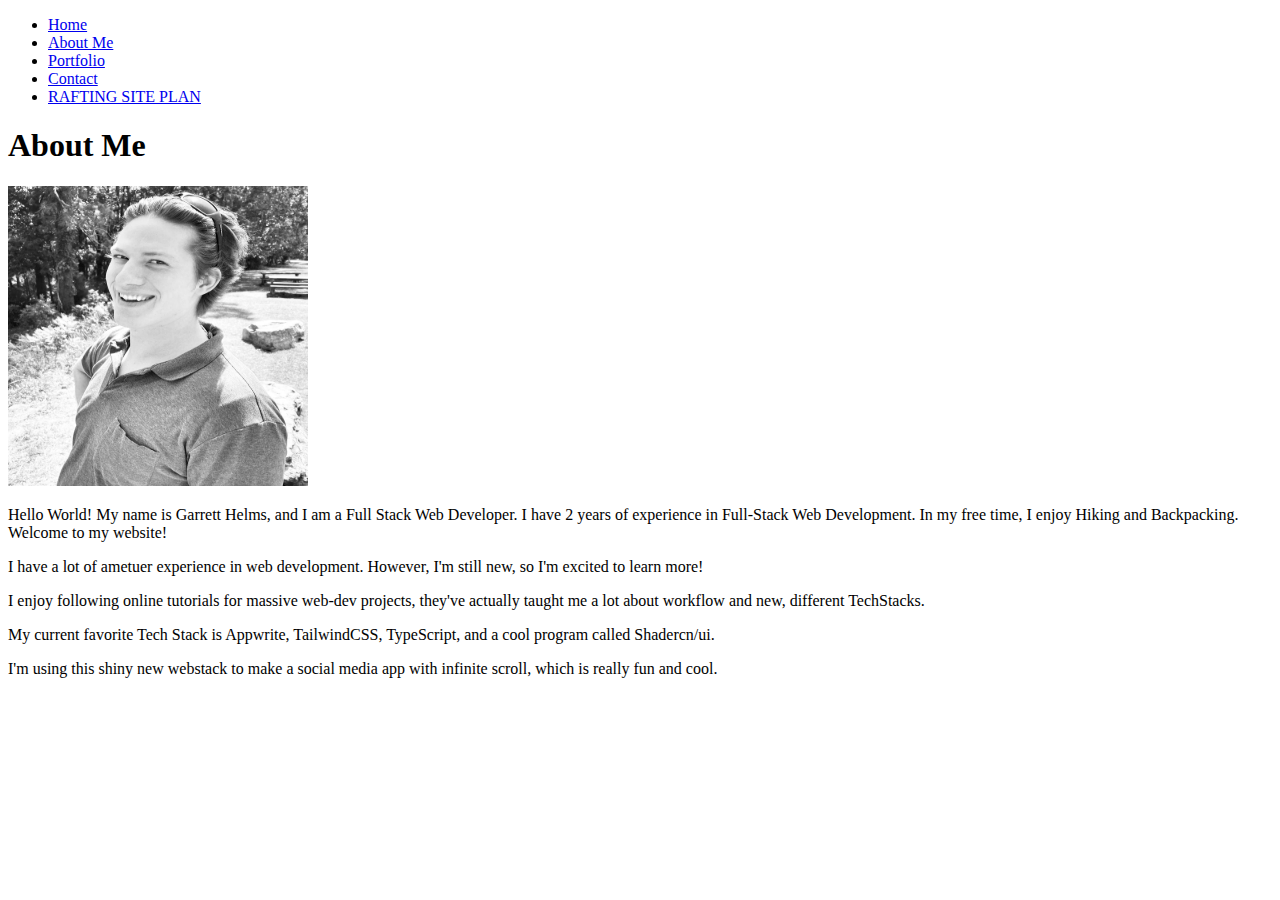
<file: index.html>
<!DOCTYPE html>
<html lang="en">
<head>
    <meta charset="UTF-8">
    <meta name="viewport" content="width=device-width, initial-scale=1.0">
    <title>Your Website Title</title>
</head>
<body>

    <!-- Navigation Section -->
    <nav>
        <ul>
            <li><a href="#home">Home</a></li>
            <li><a href="#about">About Me</a></li>
            <li><a href="#portfolio">Portfolio</a></li>
            <li><a href="#contact">Contact</a></li>
            <li><a href="./wwr/site-plan-rafting.html">RAFTING SITE PLAN</a></li>
        </ul>
    </nav>

    <!-- Main Section -->
    <main>
        <section id="about">
            <h1>About Me</h1>
            <img src="images/propic.jpg" alt="black and white picture of Garrett Helms" width="300" height="300">
            <p>Hello World! My name is Garrett Helms, and I am a Full Stack Web Developer. I have 2 years of experience in Full-Stack Web Development. In my free time, I enjoy Hiking and Backpacking. Welcome to my website!</p>
            <p>I have a lot of ametuer experience in web development. However, I'm still new, so I'm excited to learn more!</p>
            <p>I enjoy following online tutorials for massive web-dev projects, they've actually taught me a lot about workflow and new, different TechStacks.</p>
            <p>My current favorite Tech Stack is Appwrite, TailwindCSS, TypeScript, and a cool program called Shadercn/ui.</p>
            <p>I'm using this shiny new webstack to make a social media app with infinite scroll, which is really fun and cool.</p>
        </section>
    </main>

</body>
</html>
</file>
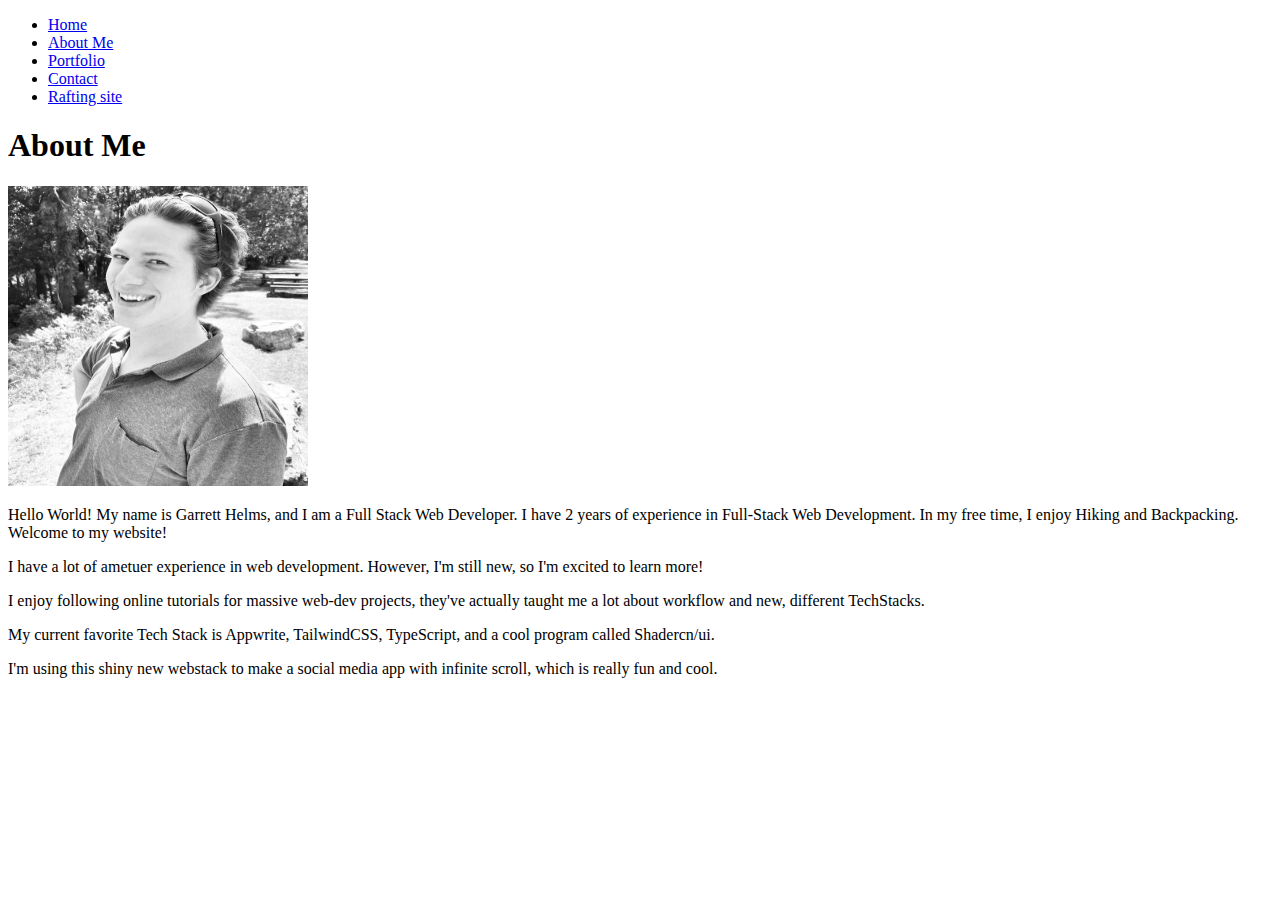
<file: aboutme/index.html>
<!DOCTYPE html>
<html lang="en">
<head>
    <meta charset="UTF-8">
    <meta name="viewport" content="width=device-width, initial-scale=1.0">
    <title>Your Website Title</title>
</head>
<body>

    <!-- Navigation Section -->
    <nav>
        <ul>
            <li><a href="#home">Home</a></li>
            <li><a href="#about">About Me</a></li>
            <li><a href="#portfolio">Portfolio</a></li>
            <li><a href="#contact">Contact</a></li>
            <li><a href="/wwr/site-plan-rafting.html">Rafting site</a></li>
        </ul>
    </nav>

    <!-- Main Section -->
    <main>
        <section id="about">
            <h1>About Me</h1>
            <img src="images/propic.jpg" alt="black and white picture of Garrett Helms" width="300" height="300">
            <p>Hello World! My name is Garrett Helms, and I am a Full Stack Web Developer. I have 2 years of experience in Full-Stack Web Development. In my free time, I enjoy Hiking and Backpacking. Welcome to my website!</p>
            <p>I have a lot of ametuer experience in web development. However, I'm still new, so I'm excited to learn more!</p>
            <p>I enjoy following online tutorials for massive web-dev projects, they've actually taught me a lot about workflow and new, different TechStacks.</p>
            <p>My current favorite Tech Stack is Appwrite, TailwindCSS, TypeScript, and a cool program called Shadercn/ui.</p>
            <p>I'm using this shiny new webstack to make a social media app with infinite scroll, which is really fun and cool.</p>
        </section>
    </main>

</body>
</html>
</file>
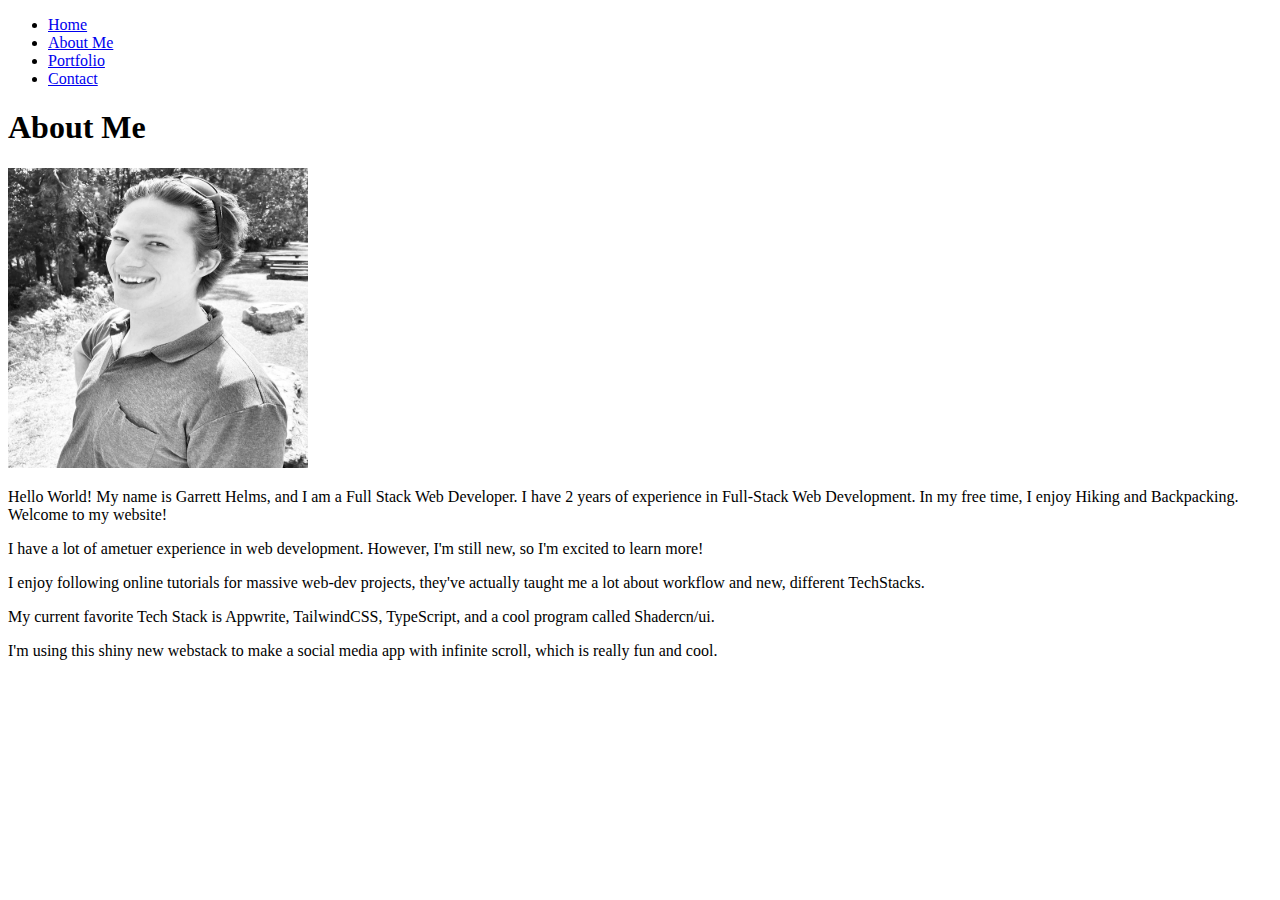
<file: wdd130/aboutme/index.html>
<!DOCTYPE html>
<html lang="en">
<head>
    <meta charset="UTF-8">
    <meta name="viewport" content="width=device-width, initial-scale=1.0">
    <title>Your Website Title</title>
</head>
<body>

    <!-- Navigation Section -->
    <nav>
        <ul>
            <li><a href="#home">Home</a></li>
            <li><a href="#about">About Me</a></li>
            <li><a href="#portfolio">Portfolio</a></li>
            <li><a href="#contact">Contact</a></li>
        </ul>
    </nav>

    <!-- Main Section -->
    <main>
        <section id="about">
            <h1>About Me</h1>
            <img src="images/propic.jpg" alt="black and white picture of Garrett Helms" width="300" height="300">
            <p>Hello World! My name is Garrett Helms, and I am a Full Stack Web Developer. I have 2 years of experience in Full-Stack Web Development. In my free time, I enjoy Hiking and Backpacking. Welcome to my website!</p>
            <p>I have a lot of ametuer experience in web development. However, I'm still new, so I'm excited to learn more!</p>
            <p>I enjoy following online tutorials for massive web-dev projects, they've actually taught me a lot about workflow and new, different TechStacks.</p>
            <p>My current favorite Tech Stack is Appwrite, TailwindCSS, TypeScript, and a cool program called Shadercn/ui.</p>
            <p>I'm using this shiny new webstack to make a social media app with infinite scroll, which is really fun and cool.</p>
        </section>
    </main>

</body>
</html>
</file>
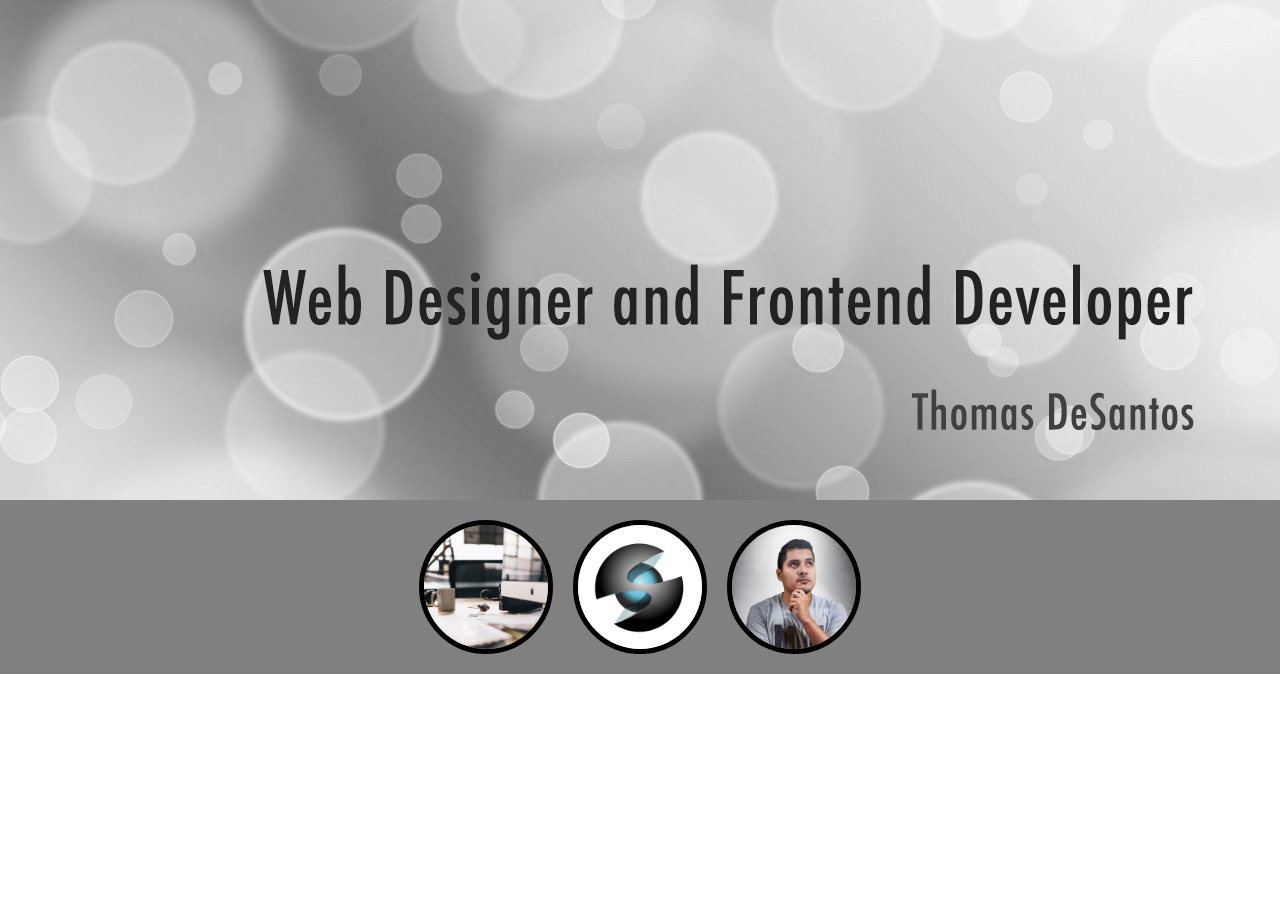
<file: ice2.html>
<!DOCTYPE html>
<html lang="en">
<head>
    <meta charset="UTF-8">
    <meta name="viewport" content="width=device-width,
     initial-scale=1.0">
    <link rel="stylesheet" href="ice2.css">
    <title>Document</title>
</head>
<body>
    <img class="banner" src="images/w05_circles.jpg" alt="title of 
    page and author name">
   <footer> <img src="images/w05_ice_image_desk.jpg" alt="work desk">
    <img src="images/w05_ice_image_graphic.png" alt="company logo">
    <img src="images/w05_ice_image_person.jpg" alt="person thinking">
</footer>
  
</body>
</html>

<!--Test-->
</file>
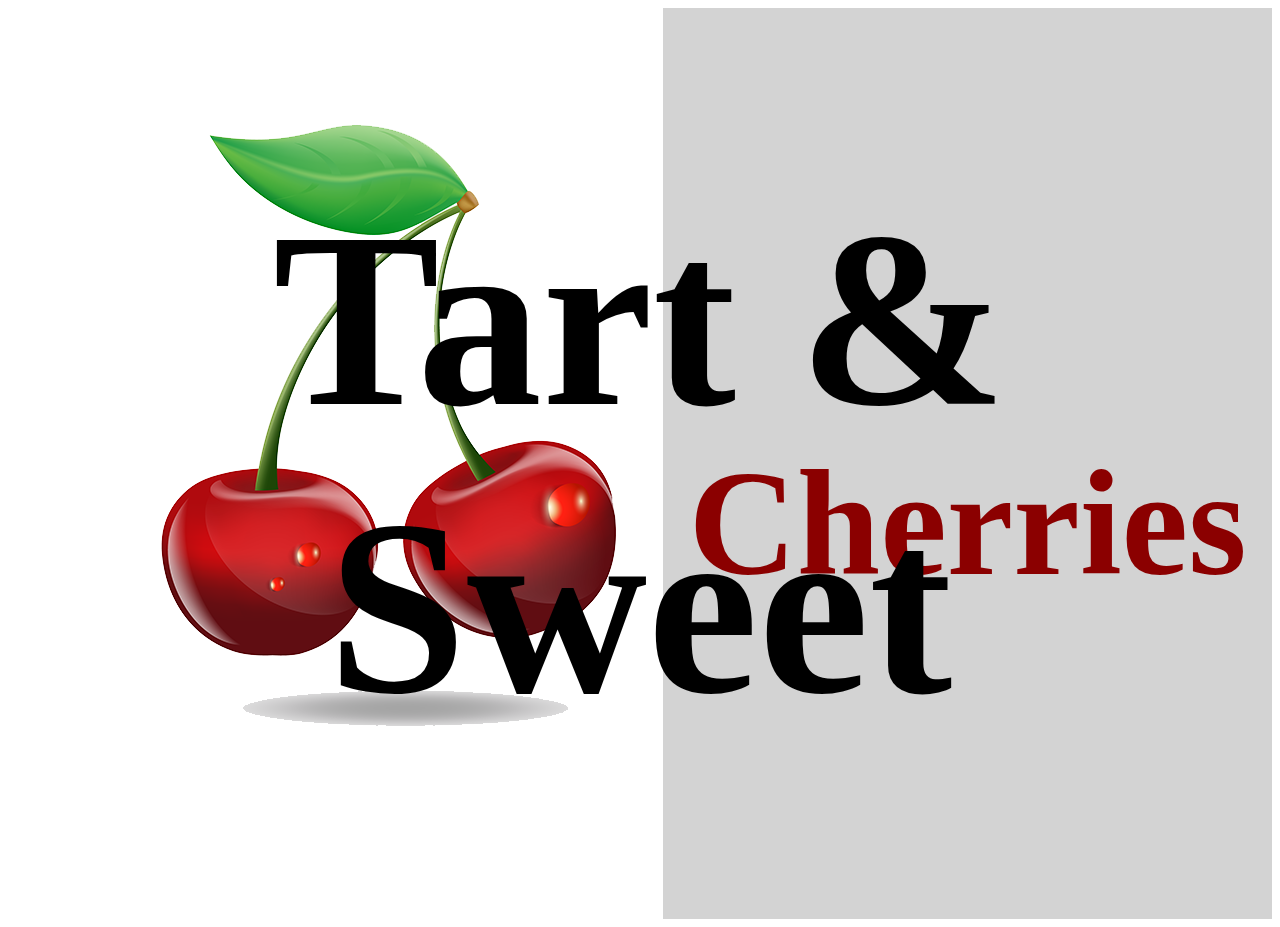
<file: ice3.html>
<!DOCTYPE html>
<html lang="en">
<head>
    <meta charset="UTF-8">
    <meta name="viewport" content="width=device-width, initial-scale=1.0">
    <title>Cherry</title>
    <link rel="stylesheet" href="ice3.css">
</head>
<body>
    <div class="grid-container">
        <h1 class="grid-item-1">Tart & Sweet</h1>
        <img class="grid-item-3" src="images/w06_cherries.png" alt="two cherries">
       <div class="grid-right">
         <h2 class="grid-item-2">Cherries</h2>
       </div>
    </div>
</body>
</html>
</file>
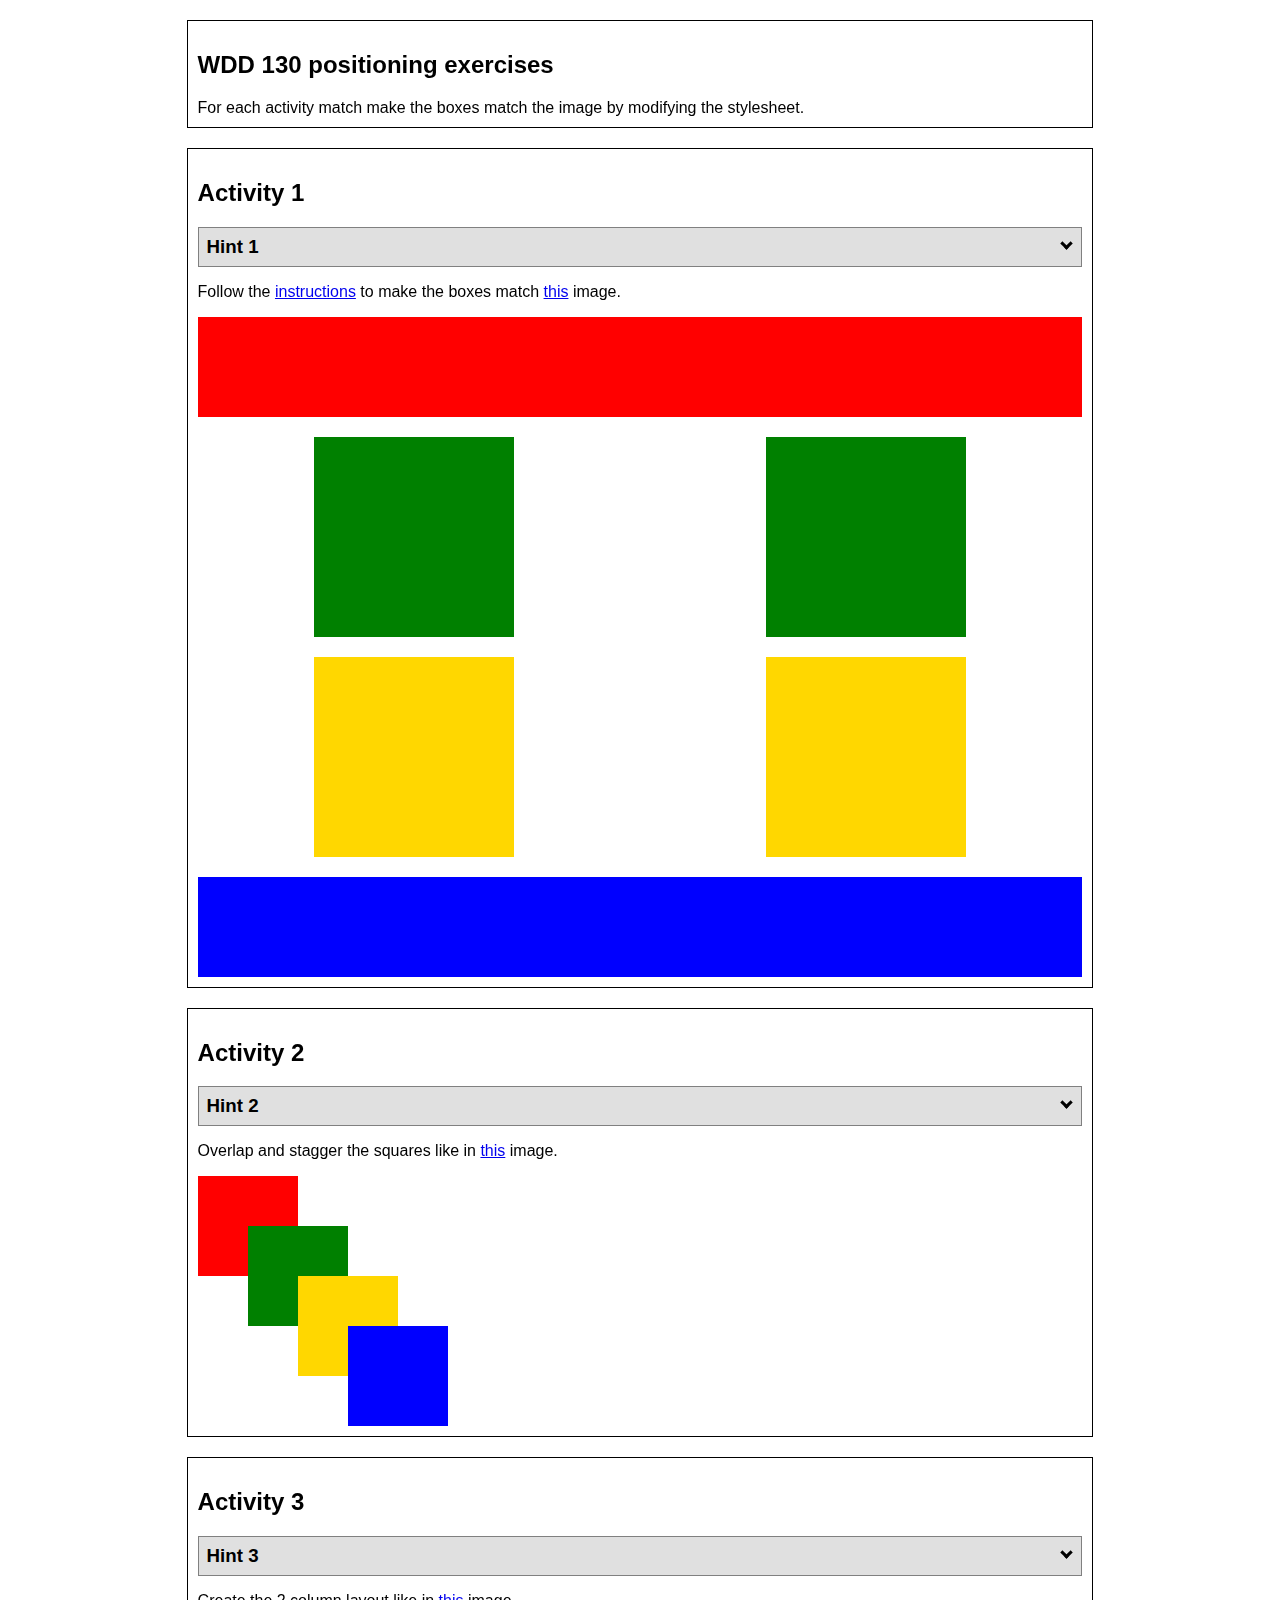
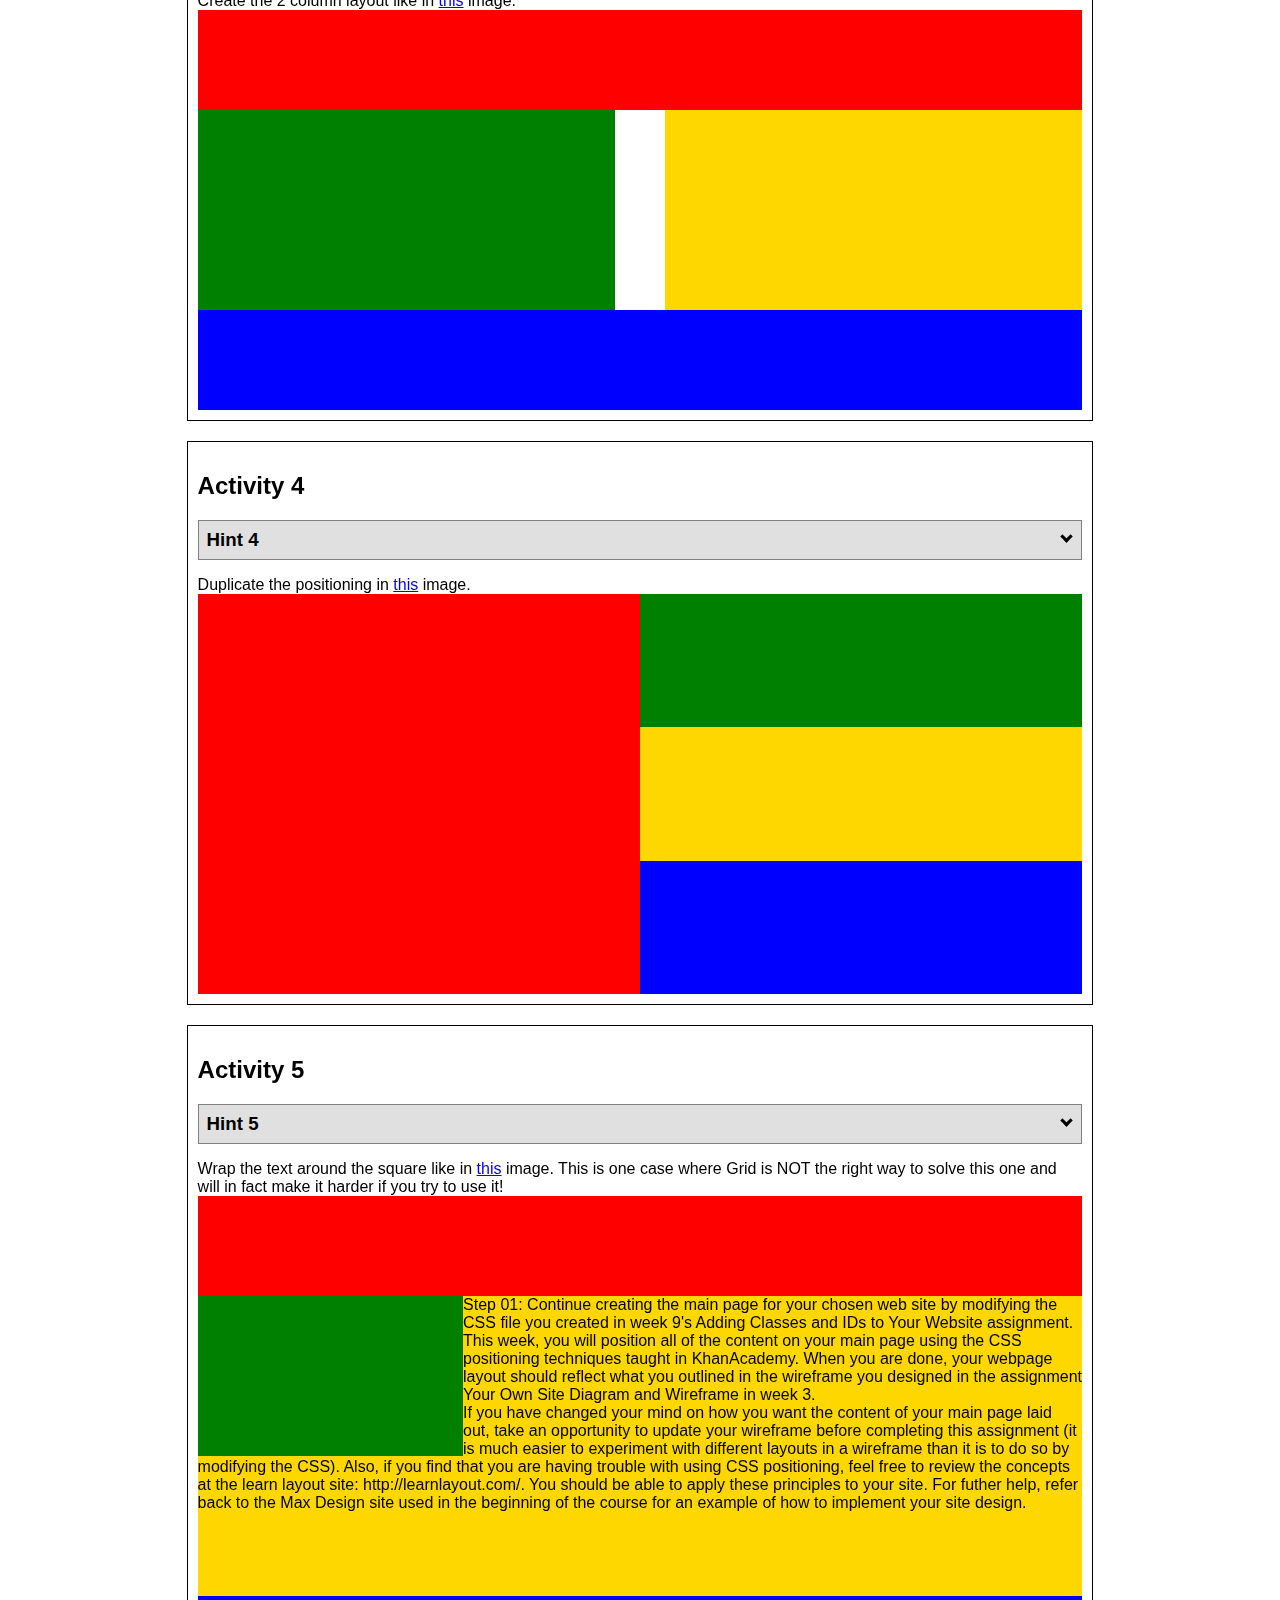
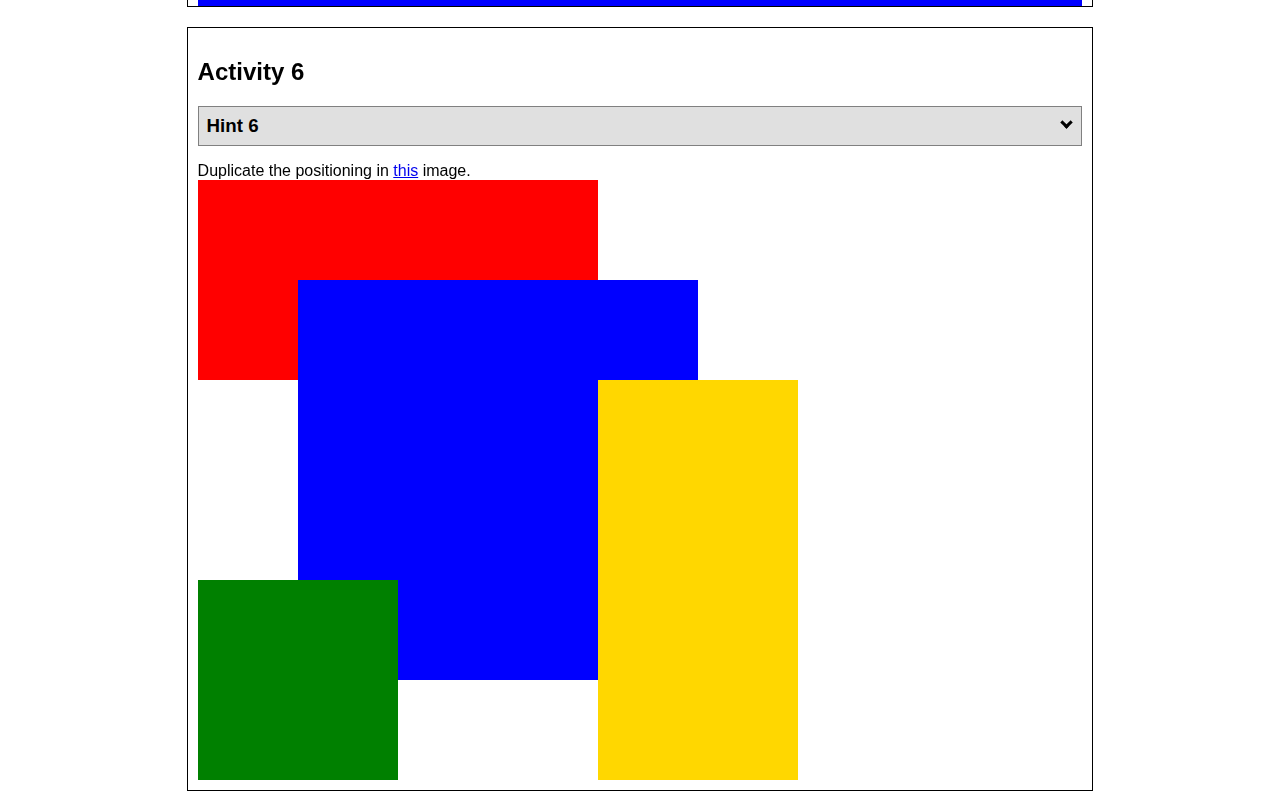
<file: positioning.html>
<!DOCTYPE html>
<html lang="en">
  <head>
    <!-- HTML - Name: positioning.html -->
    <title>Positioning Activity</title>
    <link rel="stylesheet" type="text/css" href="positionstyles.css" />
  </head>
  <body>
    <div class="activity">
      <h2>WDD 130 positioning exercises</h2>
      For each activity match make the boxes match the image by modifying the stylesheet.</div>
    <div class="activity">
      <h2>Activity 1</h2>
      <section class="hint"><input type="checkbox" ><i></i> <h3>Hint 1</h3><div><p>Check out the <a href="https://byui-wdd.github.io/wdd130/activities/w06-css-positioning.html" target="_blank">activity instructions</a> in Ilearn!</p></div></section>
      <p>Follow the <a href="https://byui-wdd.github.io/wdd130/activities/w06-css-positioning.html" target="_blank">instructions</a> to make the boxes match  <a href="https://byui-wdd.github.io/wdd130/images/example1.png" target="_blank">this</a> image.</p>
      <div class="content1" >
        <div class="red1" ></div>
        <div class="green1" ></div>
        <div class="green1" ></div>
        <div class="yellow1"></div>
        <div class="yellow1"></div>
        <div class="blue1"></div>
      </div>
    </div>
    <div class="activity">
      <h2>Activity 2</h2>
      <section class="hint"><input type="checkbox" > <h3>Hint 2</h3><i></i><div>
      <ul>
      <li>grid-template-columns: 50px 50px 50px 50px 50px </li></ul></div></section>
      <p>Overlap and stagger the squares like in <a href="https://byui-wdd.github.io/wdd130/images/example2.png" target="_blank">this</a> image.</p>
      <div class="content2" >
        <div class="red2" ></div>
        <div class="green2" ></div>
        <div class="yellow2"></div>
        <div class="blue2"></div>
      </div>
    </div>
    <div class="activity">
      <h2>Activity 3</h2>
      <section class="hint"><input type="checkbox" > <h3>Hint 3</h3><i></i><div><p>This one is going to be best solved with CSS Grid. Remember to make the boxes the right width first...then start moving them around. </p><h4>Properties used:</h4><ul><li>display:grid;</li><li>grid-template-columns:</li><li>grid-column-gap:</li>
        <li>grid-column:</li>  </ul></div></section>
      Create the 2 column layout like in <a href="https://byui-wdd.github.io/wdd130/images/example3.png" target="_blank">this</a>  image.
      <div class="content3" >
        <div class="red3" ></div>
        <div class="green3" ></div>
        <div class="yellow3"></div>
        <div class="blue3"></div>
      </div>
    </div>
    <div class="activity">
      <h2>Activity 4</h2>
      <section class="hint"><input type="checkbox" > <h3>Hint 4</h3><i></i><div><p>For the others we have been primarily concerned with width. For this one you will need to adjust height as well. </p><h4>Properties used:</h4><ul><li>display:grid;</li><li>grid-template-columns:</li><li>grid-row:</li></ul></div></section>
      Duplicate the positioning in <a href="https://byui-wdd.github.io/wdd130/images/example4.png" target="_blank">this</a> image. 
      <div class="content4" >
        <div class="red4" ></div>
        <div class="green4" ></div>
        <div class="yellow4"></div>
        <div class="blue4"></div>
      </div>
    </div>

    <div class="activity">
      <h2>Activity 5</h2>
      <section class="hint"><input type="checkbox" > <h3>Hint 5</h3><i></i><div><p>Grid is <strong>not</strong> the right way to do this.  In fact there is only one way to really do that...and that is with float. Remember that we float the thing we want the text to wrap around.  Also remember to start by making all the shapes the right size and shape.</p><h4>Properties used:</h4><ul><li>float: left;</li></ul></div></section>
      Wrap the text around the square like in <a href="https://byui-wdd.github.io/wdd130/images/example5.png" target="_blank">this</a> image. This is one case where Grid is NOT the right way to solve this one and will in fact make it harder if you try to use it!
      <div class="content5" >
        <div class="red5" ></div>
        <div class="green5" ></div>
        <div class="yellow5">Step 01: Continue creating the main page for your chosen web site by modifying the CSS file you created in week 9's Adding Classes and IDs to Your Website assignment. This week, you will position all of the content on your main page using the CSS positioning techniques taught in KhanAcademy. When you are done, your webpage layout should reflect what you outlined in the wireframe you designed in the assignment Your Own Site Diagram and Wireframe in week 3. <br />
          If you have changed your mind on how you want the content of your main page laid out, take an opportunity to update your wireframe before completing this assignment (it is much easier to experiment with different layouts in a wireframe than it is to do so by modifying the CSS). Also, if you find that you are having trouble with using CSS positioning, feel free to review the concepts at the learn layout site: http://learnlayout.com/. You should be able to apply these principles to your site. For futher help, refer back to the Max Design site used in the beginning of the course for an example of how to implement your site design.</div>
        <div class="blue5"></div>
      </div>
    </div>
    <div class="activity">
      <h2>Activity 6</h2>
      <section class="hint"><input type="checkbox" > <h3>Hint 6</h3><i></i><div><p>This one is all about visualizing the grid behind the layout. If you are having a hard time doing that first: all the sizes are even multiples of 100, and second here is another example with the lines drawn: <a href="https://byui-wdd.github.io/wdd130/images/example6-hint.png" target="_blank">example 6 with lines</a>. For this one you will find it easiest if you use px for the column width. You can also use <kbd>z-index</kbd> to control the element layering.    </p><h4>Properties used:</h4><ul><li>display:grid;</li><li>grid-template-columns:</li><li>grid-column:</li><li>grid-row:</li><li><a href="https://www.w3schools.com/cssref/pr_pos_z-index.asp" target="_blank">z-index:</a></li></ul></div></section>
      Duplicate the positioning in <a href="https://byui-wdd.github.io/wdd130/images/example6.png" target="_blank">this</a> image.
      <div class="content6" >
        <div class="red6" ></div>
        <div class="green6" ></div>
        <div class="yellow6"></div>
        <div class="blue6"></div>
      </div>
    </div>
  </body>
</html>
</file>
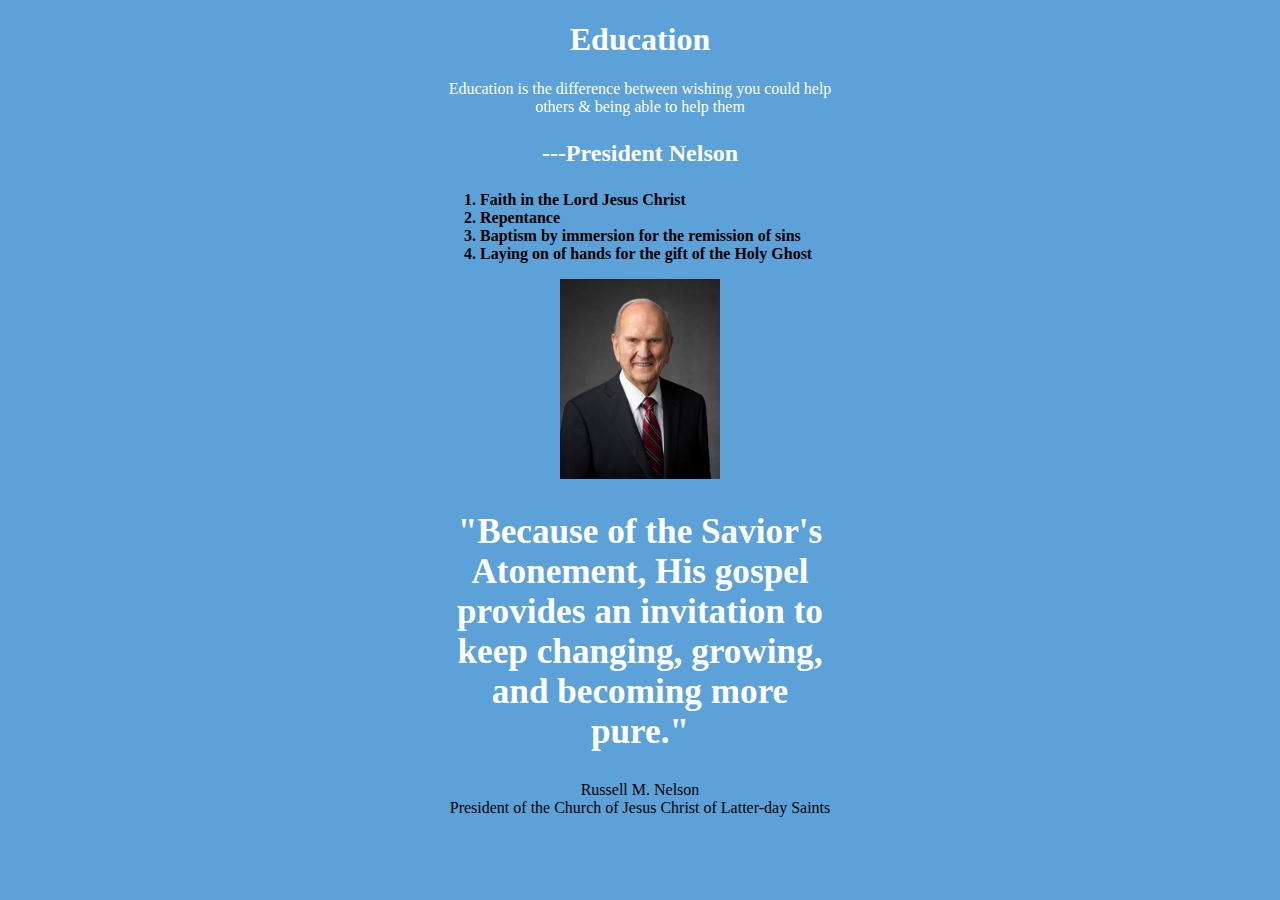
<file: ice/ice4.html>
<!DOCTYPE html>
<html lang="en">
<head>
    <meta charset="UTF-8">
    <meta name="viewport" content="width=device-width, initial-scale=1.0">
    <title>ice challenge</title>
    <link rel="stylesheet" href="styles/icestyles.css">
</head>
<body>
    <h1>Education</h1>
    <p>Education is the difference between wishing you could help 
        others & being able to help them</p>
    
    <p class="nelson">---President Nelson</p>
   <ol>
    <li>Faith in the Lord Jesus Christ</li>
    <li>Repentance</li>
    <li>Baptism by immersion for the remission of sins</li>
    <li>Laying on of hands for the gift of the Holy Ghost</li>
   </ol>

   <img class="bio" src="images/russell_nelson_official_portrait_2018.jpeg" 
   alt="russell m nelson portrait 2018" >

   <h2 class="quote">"Because of the Savior's Atonement, His gospel provides 
    an invitation to keep changing, growing,
     and becoming more pure."</h2>

   <footer>Russell M. Nelson <br>
    President of the Church of
     Jesus Christ of Latter-day Saints</footer>
</body>
</html>
</file>
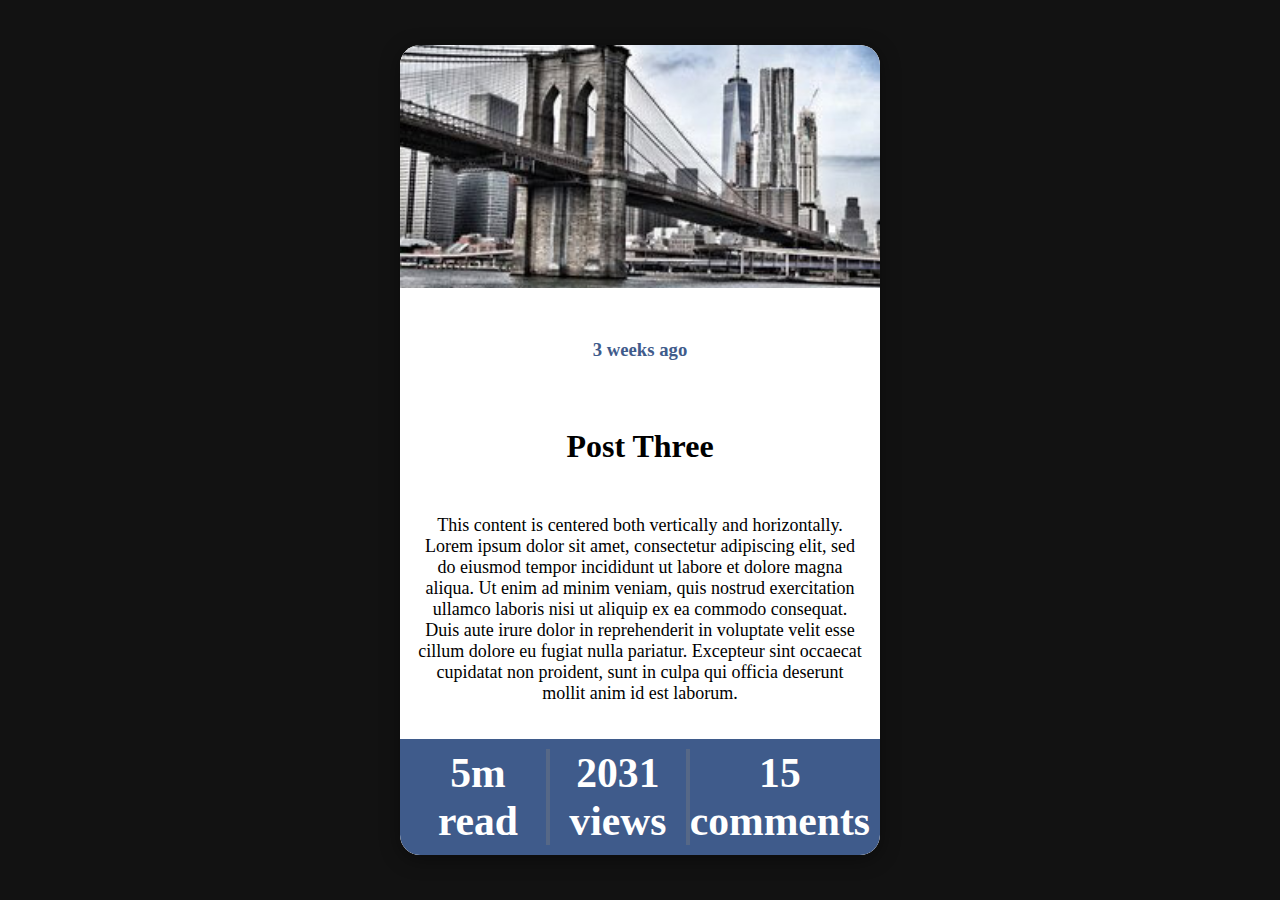
<file: icew09/icew09.html>
<!DOCTYPE html>
<html lang="en">
<head>
<meta charset="UTF-8">
<meta name="viewport" content="width=device-width, initial-scale=1.0">
<title>Mobile View Website</title>
<link rel="stylesheet" href="icew09.css">
</head>
<body>
    <div class="mobile-container">
        <img src="images/w09_ice_img.jpg" alt="">
        <h3>3 weeks ago</h3>
        <h1>Post Three</h1>
        <p>This content is centered both vertically and horizontally. 
            Lorem ipsum dolor sit amet, consectetur adipiscing elit,
             sed do eiusmod tempor incididunt ut labore et dolore magna
              aliqua. Ut enim ad minim veniam, quis nostrud exercitation
               ullamco laboris nisi ut aliquip ex ea commodo consequat.
                Duis aute irure dolor in reprehenderit in voluptate velit 
                esse cillum dolore eu fugiat nulla pariatur. Excepteur sint
                 occaecat cupidatat non proident, sunt in culpa qui officia
                  deserunt mollit anim id est laborum.</p>
           <!-- Footer Section -->
           <footer class="footer">
            <div class="footer-box">5m read</div>
            <div class="footer-box">2031 views</div>
            <div class="footer-box">15 comments</div>
        </footer>
    </div>
</body>
</html>
</file>
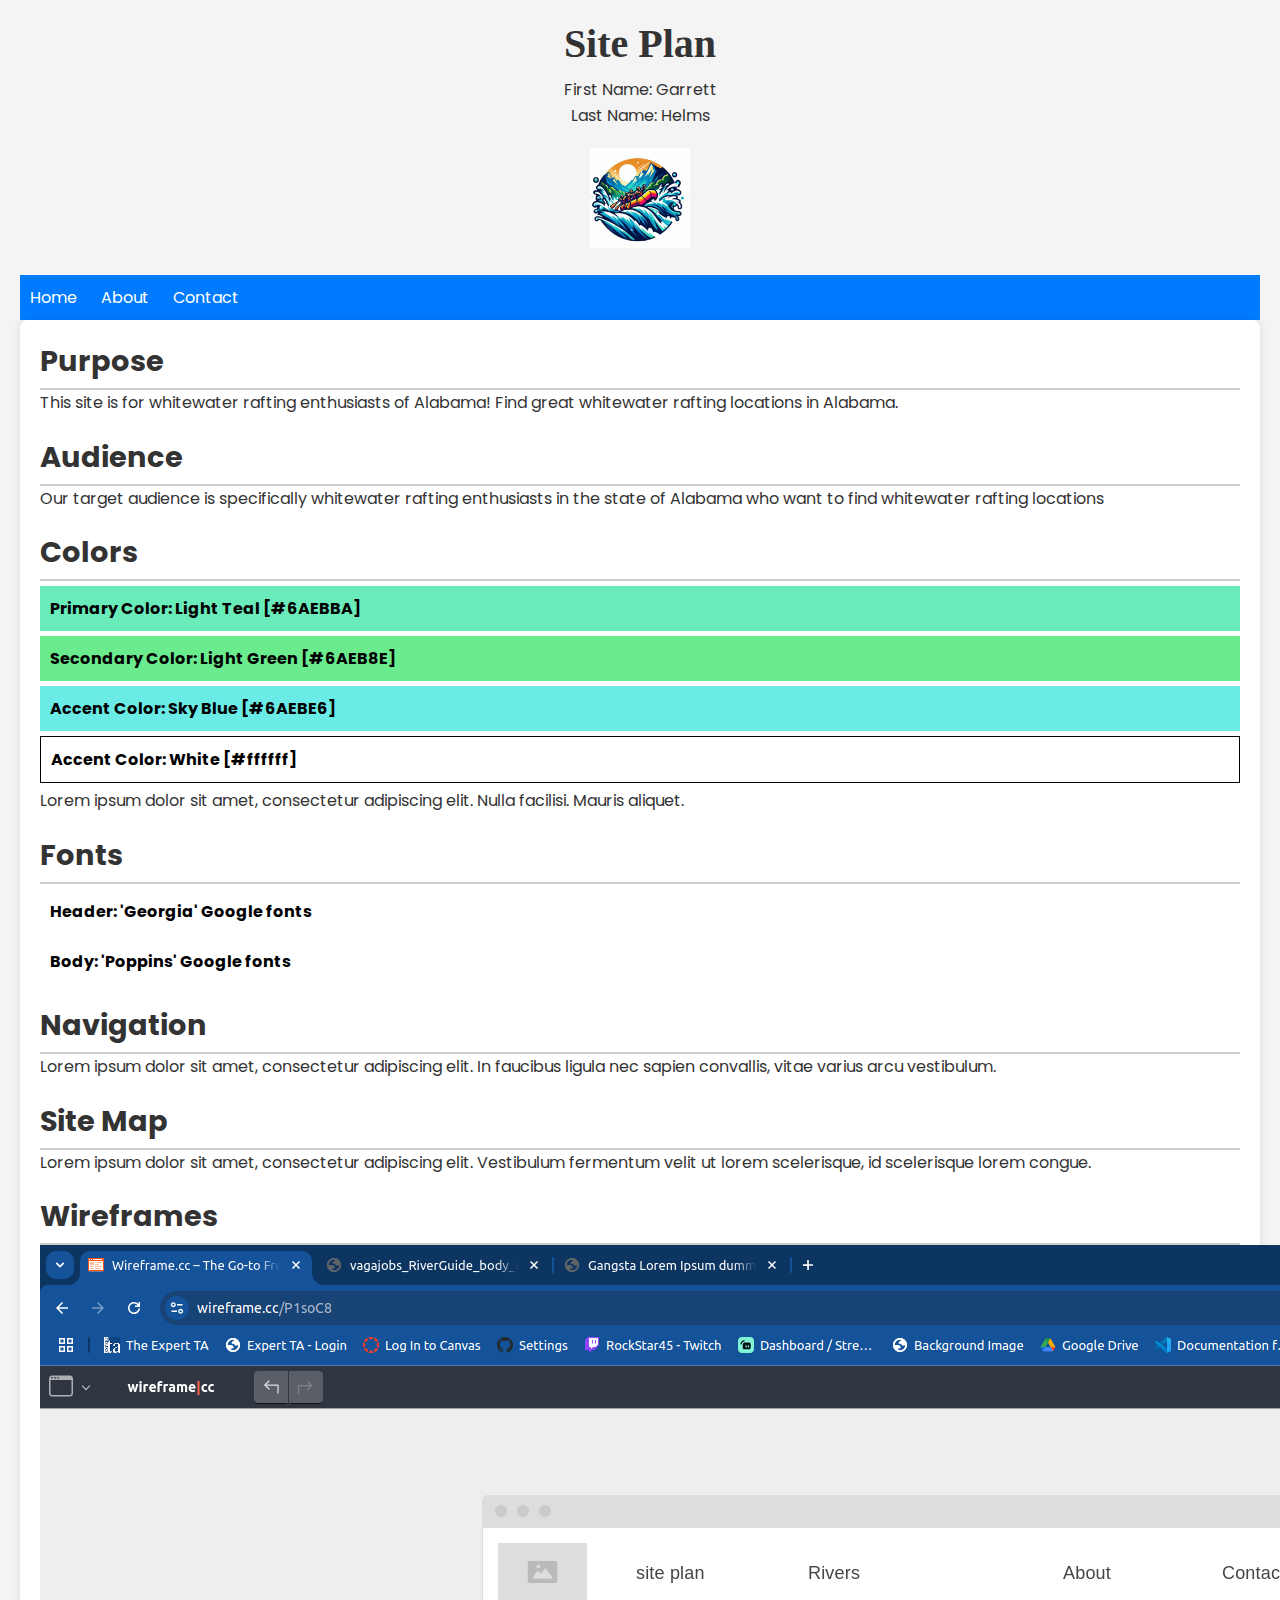
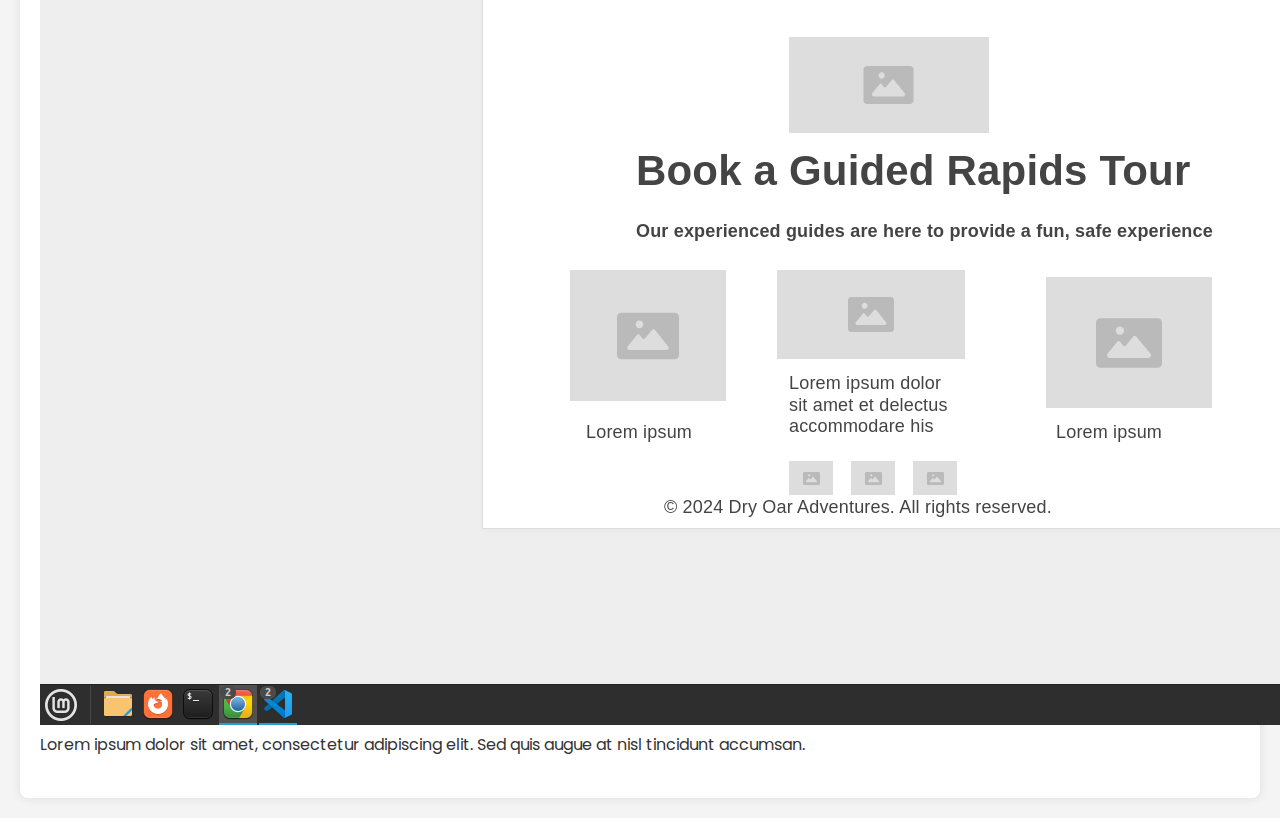
<file: wwr/site-plan-rafting.html>
<!DOCTYPE html>
<html lang="en">
<head>
    <meta charset="UTF-8">
    <meta name="viewport" content="width=device-width, 
    initial-scale=1.0">
    <link
      href="https://fonts.googleapis.com/css?family=Poppins"
      rel="stylesheet"
    />
    <link rel="stylesheet" href="styles.css">
    <title>Site Plan</title>
</head>
<body>
   
    <header>
        <h1>Site Plan</h1>
        <div class="user-info">
            <p>First Name: Garrett</p>
            <p>Last Name: Helms</p>
        </div>
        <img src="images/wwr_logo.png" alt="Logo" class="logo"
         width="100" height="100">
    </header>
    <nav>
        <ul>
            <li><a href="#">Home</a></li>
            <li><a href="#">About</a></li>
            <li><a href="#">Contact</a></li>
        </ul>
    </nav>
    
    <main>
        <section>
            <h2>Purpose</h2>
            <p>This site is for whitewater rafting enthusiasts of Alabama!
                Find great whitewater rafting locations in Alabama.</p>
        </section>
        <section>
            <h2>Audience</h2>
            <p>Our target audience is specifically whitewater rafting
                 enthusiasts in the state of Alabama who want to find 
                whitewater rafting locations</p>
        </section>
        <section>
            <h2>Colors</h2>
            <div class="color-box primary-color">Primary Color: Light Teal [#6AEBBA]</div>
            <div class="color-box secondary-color">Secondary Color: Light Green [#6AEB8E]</div>
            <div class="color-box accent-color2">Accent Color: Sky Blue [#6AEBE6]</div>
            <div class="color-box accent-color">Accent Color: White [#ffffff]</div>
            <p>Lorem ipsum dolor sit amet, consectetur adipiscing elit. Nulla facilisi. Mauris aliquet.</p>
        </section>
        <section>
            <h2>Fonts</h2>
            <div class="color-box">Header: 'Georgia' Google fonts</div>
            <div class="color-box">Body: 'Poppins' Google fonts</div>
        </section>
        <section>
            <h2>Navigation</h2>
            <p>Lorem ipsum dolor sit amet, consectetur adipiscing elit. In faucibus ligula nec sapien convallis, vitae varius arcu vestibulum.</p>
        </section>
        <section>
            <h2>Site Map</h2>
            <p>Lorem ipsum dolor sit amet, consectetur adipiscing elit. Vestibulum fermentum velit ut lorem scelerisque, id scelerisque lorem congue.</p>
        </section>
        <section>
            <h2>Wireframes</h2>
            <img src="images/site-plan.png" alt="site plan for rafting site">
            <p>Lorem ipsum dolor sit amet, consectetur adipiscing elit. Sed quis augue at nisl tincidunt accumsan.</p>
        </section>
    </main>
</body>
</html>
</file>
<file: ice2.css>
body {
    margin: 0;
   
}


.banner {
  width: 100%;
  display: grid;
  margin: 0;
}
footer {
    background-color: grey;
    display: flex;
    justify-content: center; /* Centers images horizontally */
    align-items: center;     /* Centers images vertically */
    padding: 20px; 
  
}
footer img {
    border: 5px solid black;
    border-radius: 90%;
    max-width: 10%;
    margin: 0 10px; /* Add margin between images */
   
}
</file>
<file: ice3.css>
.grid-container{
    display: grid;
    grid-template-columns: repeat(2, 1fr);
    
}

.grid-item-1 {
   color:black;
   grid-column: 1 / span 4;
   grid-row: 1 / span 1;
   font-size:  250px;
  text-align: center;
}

.grid-right{
  grid-column: 2/ span 1;
  grid-row: 1/ span 2;
  z-index: -2;
  background-color: lightgray;
 
}


.grid-item-2 {
    color:darkred;
    text-align: center; 
    padding-top: 50%;
    grid-column: 2 / span 3;
    font-size: 150px;
}


.grid-item-3 {
    grid-column: 1 / span 1;
    grid-row: 1 / span 2;
    z-index: -1;
    justify-items: center;
    padding-top: 10%;
    padding-left: 10%; 
    max-width: fit-content;

}
</file>
<file: positionstyles.css>
/* CSS - Name: "positionstyles.css" */
/* Activity 1 styles */
.content1 {
  /* This is the parent of the activity 1 boxes. */
  display: grid;
 grid-template-columns: 1fr 1fr;
 justify-items: center;
 gap: 20px;
}
.red1 { 
  width: 100%; 
  height: 100px; 
  background-color: red; 
  grid-column: 1/3;

} 
.green1 {
  width: 200px; 
  height: 200px; 
  background-color: green; 

} 
.yellow1 {
  width: 200px; 
  height: 200px; 
  background-color: gold; 
} 
.blue1 {
  width: 100%; 
  height: 100px; 
  background-color: blue;
  grid-column: 1/3; 
} 
/* Activity 2 styles */ 
.content2 {
  /* This is the parent of the activity 2 boxes. */
  display: grid;
  grid-template-columns: 50px 50px 50px 50px 50px;
  grid-template-rows: 50px 50px 50px 50px 50px;
}
.red2 {
  width: 100px; 
  height: 100px; 
  background-color: red; 
  
} 
.green2 { 
  width: 100px; 
  height: 100px; 
  background-color: green; 
  grid-row: 2/2;
  grid-column: 2/2;
} 
.yellow2 {
  width: 100px; 
  height: 100px; 
  background-color: gold; 
  grid-row: 3/3;
  grid-column: 3/3;
} 
.blue2 {
  width: 100px; 
  height: 100px; 
  background-color: blue; 
  grid-row: 4;
  grid-column: 4;
} 
/* Activity 3 styles */ 
.content3 {
  /* This is the parent of the activity 3 boxes. */
  display: grid;
  grid-template-columns: 1fr 1fr;
  grid-column-gap: 50px;

}
.red3 {
  width: 100%; 
  height: 100px; 
  background-color: red; 
  grid-column: 1/3;
} 
.green3 {
  width: 100%; 
  height: 200px; 
  background-color: green;
} 
.yellow3 {
  width: 100%; 
  height: 200px; 
  background-color: gold; 
  justify-items: right;
} 
.blue3 {
  width: 100%;
  height: 100px; 
  background-color: blue; 
  grid-column: 1/3;
} 
/* Activity 4 styles */ 
.content4 {
  /* This is the parent of the activity 4 boxes. */
  height: 400px;
  display: grid;
  grid-template-columns: 1fr 1fr;
  grid-template-rows: 1fr 1fr 1fr;
}
.red4 {
  width: 100%; 
  height: 100%; 
  background-color: red; 
  grid-column: 1;
  grid-row: 1/4;
} 
.green4 {
  width: 100%; 
  height: 100%; 
  background-color: green; 
  grid-column: 2;
  grid-row: 2/1;
} 
.yellow4 {
  width: 100%; 
  height: 100%; 
  background-color: gold; 
  grid-column: 2;
  grid-row: 2/2;
} 
.blue4 {
  width: 100%; 
  height: 100%; 
  background-color: blue; 
} 
/* Activity 5 styles */ 
.content5 {
  /* This is the parent of the activity 5 boxes. */
  height: 400px;
}
.red5 { 
  width: 100%; 
  height: 100px; 
  background-color: red; 

} 
.green5 { 
  width: 30%; 
  height: 40%; 
  background-color: green; 
  float:left;

} 
.yellow5 {
  width: 100%; 
  height: 300px; 
  background-color: gold; 

} 
.blue5 {
  width: 100%; 
  height: 100px; 
  background-color: blue; 
} 
/* Activity 6 styles */ 
.content6 {
  /* This is the parent of the activity 6 boxes. */
  display: grid;
  grid-template-columns: repeat(6, 100px);
  grid-template-rows: repeat(6, 100px);
}
.red6 {
  width: 400px; 
  height: 200px; 
  background-color: red; 
  grid-column: 1/5;
  grid-row: 1/3;
  z-index: -2;
} 
.green6 {
  width: 200px; 
  height: 200px; 
  background-color: green; 
  grid-column: 1/3;
  grid-row: 5/7;
 
} 
.yellow6 {
  width: 200px; 
  height: 400px; 
  background-color: gold; 
  grid-column: 5; 
  grid-row: 3; 
  z-index: 1;
  justify-items: right;
} 
.blue6 {
  width: 400px; 
  height: 400px; 
  background-color: blue; 
  grid-column: 2/6;
  grid-row: 2/6;
  z-index: -1;
} 


/* Do not make any changes below here */
.activity {
  width: 70%; 
  margin: 20px auto; 
  font-family: Arial, sans-serif; 
  border: 1px solid black; 
  padding: 10px; 
  clear:both; 
  overflow: auto;
} 

.hint {
  border: 1px solid grey;
  background: #e0e0e0;
  padding: .5em;
  position: relative;
  margin: 1em 0;
}
.hint h3 {
  margin: 0;
}
.hint:hover {
  background: #d0d0d0;
}
.hint > div {
  display: none;
}

.hint input[type=checkbox] {
  position: absolute;
  width: 100%;
  height: 100%;
  opacity: 0;
  z-index: 1;
  cursor: pointer;
}

.hint input[type=checkbox]:checked ~ div {
  display: block;
}

.hint i {
  position: absolute;
  transform: translate(-6px, 0);
  margin-top: 16px;
  right: 10px;
  top: -3px;
}
.hint i:before, .hint i:after {
  content: "";
  position: absolute;
  background-color: black;
  width: 3px;
  height: 9px;
}
.hint i:before {
  transform: translate(2px, 0) rotate(45deg);
}
.hint i:after {
  transform: translate(-2px, 0) rotate(-45deg);
}

.hint input[type=checkbox]:checked ~ i:before {
  transform: translate(-2px, 0) rotate(45deg);
}
.hint input[type=checkbox]:checked ~ i:after {
  transform: translate(2px, 0) rotate(-45deg);
}
.hint a {
  position: relative;
  z-index: 1;
}
</file>
<file: ice/styles/icestyles.css>
body {
    text-align: center;
    max-width: 400px;
    margin: 0 auto;
    background-color: #5ca1d7;
    color: white
}

h1:hover {
    color: black
}

.nelson {
    font-size: 1.5rem;
    font-weight: bold;

}
ol {
    text-align: left;
}
li {
    color: black;
    font-weight: bold;
}
.quote {
    font-size: 2.2em;
 
}

.bio {
    width: 40%;
}

footer {
    color: black;
}
</file>
<file: wwr/styles.css>
* {
    margin: 0;
    padding: 0;
    font-family: 'Poppins', sans-serif;
    box-sizing: border-box;
  }

body {
    font-family: 'Poppins', sans-serif; /* Web-safe font for body text */
    margin: 0;
    padding: 20px;
    background-color: #f4f4f4;
    color: #333; /* Change this to your desired text color */
}

nav {
    background-color: #007bff; /* Change this to your desired navigation background color */
    padding: 10px;
}

nav ul {
    list-style-type: none; /* Remove bullet points */
    margin: 0;
    padding: 0;
}

nav li {
    display: inline; /* Display items inline */
    margin-right: 20px; /* Space between items */
}

nav a {
    color: white; /* Change this to your desired link color */
    text-decoration: none; /* Remove underline from links */
}

nav a:hover {
    color: #e2f10c; /* Change this to your desired hover color */
}

nav a:visited {
    color: #ee0606; /* Change this to your desired visited link color */
}


header {
    text-align: center;
    margin-bottom: 20px;
}

h1 {
    font-family: 'Georgia', serif; /* Web-safe font for headings */
    font-size: 2.5em;
    margin: 0;
}

.user-info {
    margin: 10px 0;
}

.logo {
    max-width: 150px; /* Adjust logo size as needed */
    margin-top: 10px;
}

main {
    background: white;
    padding: 20px;
    border-radius: 8px;
    box-shadow: 0 0 10px rgba(0, 0, 0, 0.1);
}

section {
    margin-bottom: 20px;
}

h2 {
    font-size: 1.8em;
    border-bottom: 2px solid #ccc;
    padding-bottom: 5px;
}

p {
    line-height: 1.6;
}

.color-box {
    padding: 10px;
    margin: 5px 0;
    color: black; /* Text color for visibility */
    font-weight: bold;
}

.primary-color {
    background-color: #6AEBBA; /* Light teal */
    color: black; /* Change text color to black for better contrast */
}

.secondary-color {
    background-color: #6AEB8E; /* Light green */
    color: black; /* Change text color to black for better contrast */
}

.accent-color {
    background-color: #ffffff; /* White */
    color: black; /* Change text color to black for better contrast */
    border: 1px solid black; /* Thin black border */
}

.accent-color2 {
    background-color:#6AEBE6; /* sky blue */
    color: black; /* Change text color to black for better contrast */
}
</file>
<file: icew09/icew09.css>
/* Basic Reset */
* {
    margin: 0;
    padding: 0;
    box-sizing: border-box;
}

/* Dark Background for the Page */
body {
    display: flex;
    justify-content: center;
    align-items: center;
    min-height: 100vh;
    background-color: #121212;
}

/* Mobile Container (Light Mode) */
.mobile-container {
    display: flex;
    flex-direction: column;
    justify-content: space-between;
    width: 100%;
    max-width: 480px;
    height: 90vh;
    background-color: #ffffff;
    border-radius: 20px;
    box-shadow: 0 4px 20px rgba(0, 0, 0, 0.4);
    overflow: hidden;
}

/* Image Styling */
.mobile-container img {
    width: 100%;
    height: 30%;
    object-fit: cover;
    border-top-left-radius: 20px;
    border-top-right-radius: 20px;
}

/* Main Content */
h3 {
    text-align: center;
    margin: 16px 0;
    color: #3f5b8b;
    
}
h1 {
    text-align: center;
    margin: 16px 0;
    font-size:xx-large;
    font-weight: bold;
    
}

p {
    text-align: center;
    margin: 0 16px;
    font-size: large;
}

/* Footer Styling */
.footer {
    display: flex;
    justify-content: space-between;
    align-items: center;
    padding: 10px;
    background-color: #3f5b8b; /* Blue background for the entire footer */
    border-bottom-left-radius: 20px;
    border-bottom-right-radius: 20px;
}

/* Footer Box Elements */
.footer-box {
    flex: 1;
    margin: 0;
    padding: 0;
    /* background-color: #0056b3; /* Darker blue for individual boxes */
    color: #ffffff;
    font-size: 2.6rem;
    text-align: center;
  
    font-weight: bold;
}

/* Vertical Line Separators */
.footer-box:not(:first-child) {
    border-left: 4px solid #566887; /* White vertical line */
}
</file>
